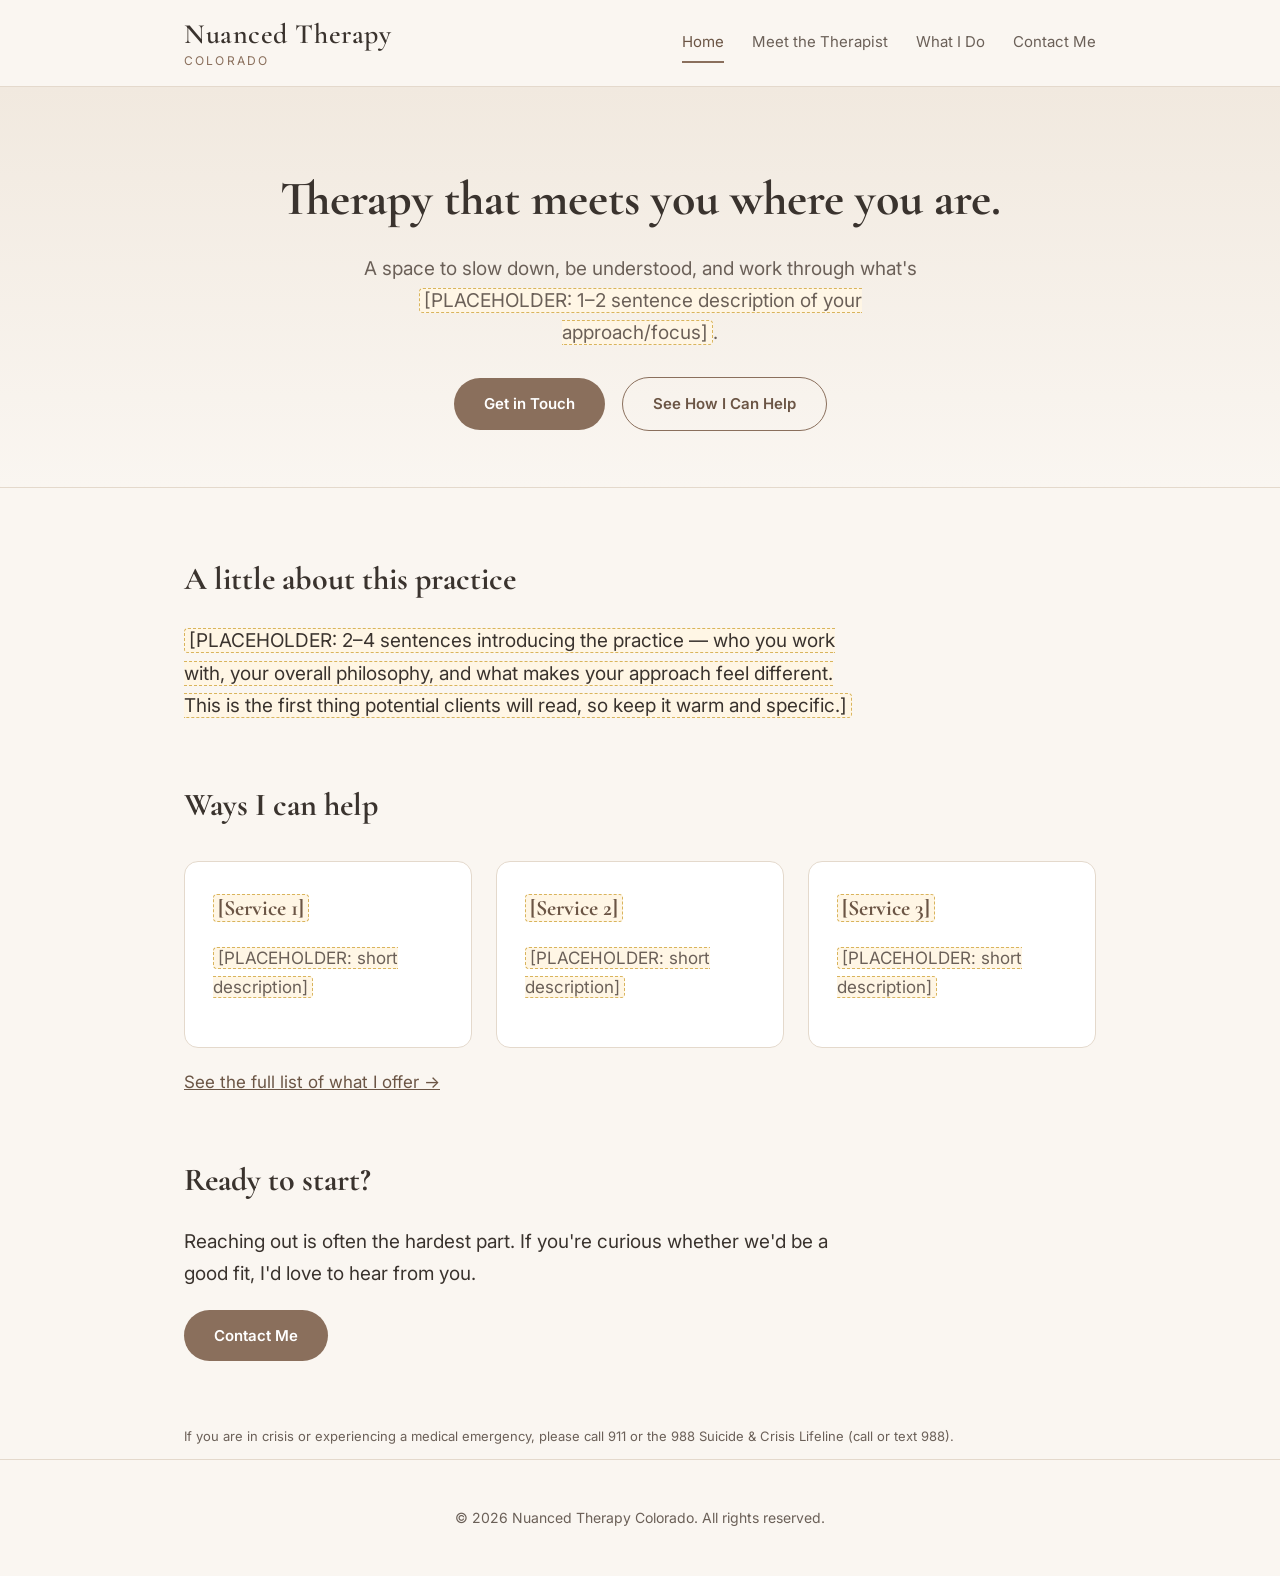
<file: index.html>
<!DOCTYPE html>
<html lang="en">
<head>
<meta charset="UTF-8">
<meta name="viewport" content="width=device-width, initial-scale=1.0">
<title>Nuanced Therapy Colorado | Individual Therapy</title>
<meta name="description" content="Nuanced Therapy Colorado offers individual therapy focused on meeting each person's unique story with care and clarity.">
<link rel="preconnect" href="https://fonts.googleapis.com">
<link rel="preconnect" href="https://fonts.gstatic.com" crossorigin>
<link href="https://fonts.googleapis.com/css2?family=Cormorant+Garamond:wght@500;600;700&family=Inter:wght@400;500;600&display=swap" rel="stylesheet">
<link rel="stylesheet" href="assets/styles.css">
</head>
<body>

<header class="site-header">
  <div class="wrap">
    <a href="index.html" class="brand">
      <span class="brand-name">Nuanced Therapy</span>
      <span class="brand-sub">Colorado</span>
    </a>
    <nav class="site-nav">
      <a href="index.html" aria-current="page">Home</a>
      <a href="meet-the-therapist.html">Meet the Therapist</a>
      <a href="what-i-do.html">What I Do</a>
      <a href="contact.html">Contact Me</a>
    </nav>
  </div>
</header>

<section class="hero">
  <div class="wrap">
    <h1>Therapy that meets you where you are.</h1>
    <p class="tagline">
      A space to slow down, be understood, and work through what's <span class="placeholder">[PLACEHOLDER: 1–2 sentence description of your approach/focus]</span>.
    </p>
    <a href="contact.html" class="btn btn-primary">Get in Touch</a>
    <a href="what-i-do.html" class="btn btn-secondary" style="margin-left:12px;">See How I Can Help</a>
  </div>
</section>

<main>
  <div class="wrap">
    <section>
      <h2>A little about this practice</h2>
      <p class="lede">
        <span class="placeholder">[PLACEHOLDER: 2–4 sentences introducing the practice — who you work with, your overall philosophy, and what makes your approach feel different. This is the first thing potential clients will read, so keep it warm and specific.]</span>
      </p>
    </section>

    <section>
      <h2>Ways I can help</h2>
      <div class="grid">
        <div class="card">
          <h3><span class="placeholder">[Service 1]</span></h3>
          <p><span class="placeholder">[PLACEHOLDER: short description]</span></p>
        </div>
        <div class="card">
          <h3><span class="placeholder">[Service 2]</span></h3>
          <p><span class="placeholder">[PLACEHOLDER: short description]</span></p>
        </div>
        <div class="card">
          <h3><span class="placeholder">[Service 3]</span></h3>
          <p><span class="placeholder">[PLACEHOLDER: short description]</span></p>
        </div>
      </div>
      <p style="margin-top:20px;"><a href="what-i-do.html">See the full list of what I offer &rarr;</a></p>
    </section>

    <section>
      <h2>Ready to start?</h2>
      <p class="lede">Reaching out is often the hardest part. If you're curious whether we'd be a good fit, I'd love to hear from you.</p>
      <a href="contact.html" class="btn btn-primary">Contact Me</a>
    </section>
  </div>
</main>

<p class="crisis-note">
  If you are in crisis or experiencing a medical emergency, please call 911 or the 988 Suicide &amp; Crisis Lifeline (call or text 988).
</p>

<footer class="site-footer">
  <div class="wrap">
    <p>&copy; <span id="year"></span> Nuanced Therapy Colorado. All rights reserved.</p>
  </div>
</footer>

<script>document.getElementById('year').textContent = new Date().getFullYear();</script>
</body>
</html>
</file>
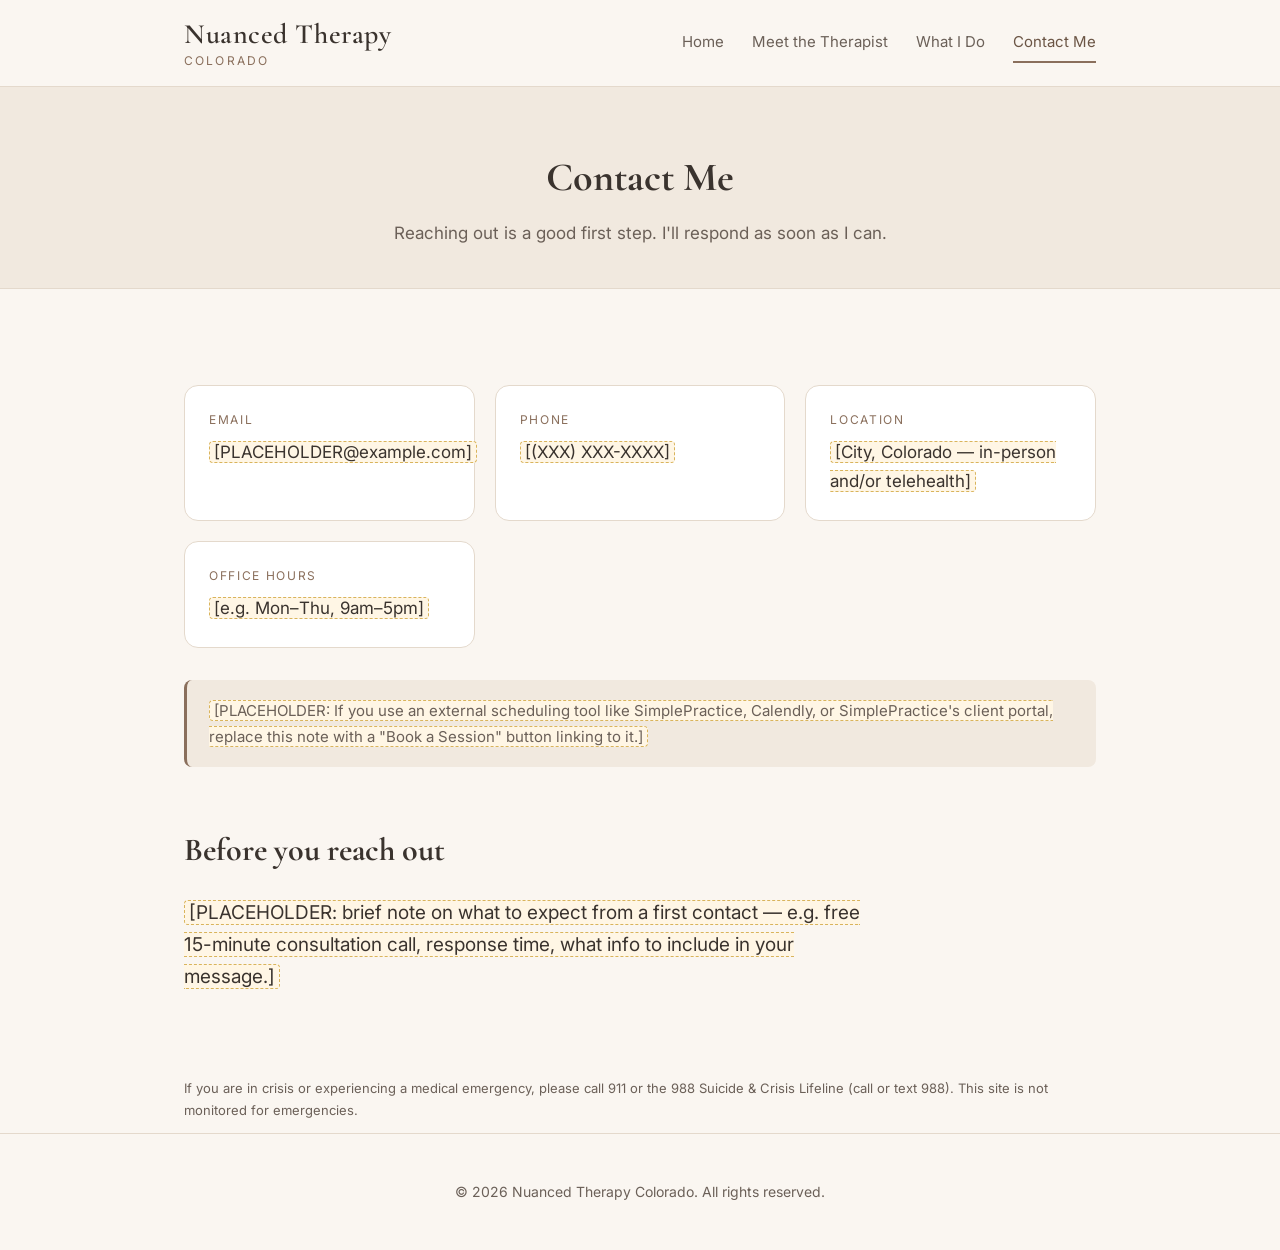
<file: contact.html>
<!DOCTYPE html>
<html lang="en">
<head>
<meta charset="UTF-8">
<meta name="viewport" content="width=device-width, initial-scale=1.0">
<title>Contact Me | Nuanced Therapy Colorado</title>
<meta name="description" content="Get in touch with Nuanced Therapy Colorado.">
<link rel="preconnect" href="https://fonts.googleapis.com">
<link rel="preconnect" href="https://fonts.gstatic.com" crossorigin>
<link href="https://fonts.googleapis.com/css2?family=Cormorant+Garamond:wght@500;600;700&family=Inter:wght@400;500;600&display=swap" rel="stylesheet">
<link rel="stylesheet" href="assets/styles.css">
</head>
<body>

<header class="site-header">
  <div class="wrap">
    <a href="index.html" class="brand">
      <span class="brand-name">Nuanced Therapy</span>
      <span class="brand-sub">Colorado</span>
    </a>
    <nav class="site-nav">
      <a href="index.html">Home</a>
      <a href="meet-the-therapist.html">Meet the Therapist</a>
      <a href="what-i-do.html">What I Do</a>
      <a href="contact.html" aria-current="page">Contact Me</a>
    </nav>
  </div>
</header>

<section class="page-hero">
  <div class="wrap">
    <h1>Contact Me</h1>
    <p>Reaching out is a good first step. I'll respond as soon as I can.</p>
  </div>
</section>

<main>
  <div class="wrap">
    <section>
      <div class="contact-methods">
        <div class="contact-method">
          <span class="label">Email</span>
          <a href="mailto:PLACEHOLDER@example.com" class="placeholder">[PLACEHOLDER@example.com]</a>
        </div>
        <div class="contact-method">
          <span class="label">Phone</span>
          <a href="tel:+10000000000" class="placeholder">[(XXX) XXX-XXXX]</a>
        </div>
        <div class="contact-method">
          <span class="label">Location</span>
          <span class="placeholder">[City, Colorado — in-person and/or telehealth]</span>
        </div>
        <div class="contact-method">
          <span class="label">Office hours</span>
          <span class="placeholder">[e.g. Mon–Thu, 9am–5pm]</span>
        </div>
      </div>

      <div class="note-box">
        <span class="placeholder">[PLACEHOLDER: If you use an external scheduling tool like SimplePractice, Calendly, or SimplePractice's client portal, replace this note with a "Book a Session" button linking to it.]</span>
      </div>
    </section>

    <section>
      <h2>Before you reach out</h2>
      <p class="lede">
        <span class="placeholder">[PLACEHOLDER: brief note on what to expect from a first contact — e.g. free 15-minute consultation call, response time, what info to include in your message.]</span>
      </p>
    </section>
  </div>
</main>

<p class="crisis-note">
  If you are in crisis or experiencing a medical emergency, please call 911 or the 988 Suicide &amp; Crisis Lifeline (call or text 988). This site is not monitored for emergencies.
</p>

<footer class="site-footer">
  <div class="wrap">
    <p>&copy; <span id="year"></span> Nuanced Therapy Colorado. All rights reserved.</p>
  </div>
</footer>

<script>document.getElementById('year').textContent = new Date().getFullYear();</script>
</body>
</html>
</file>
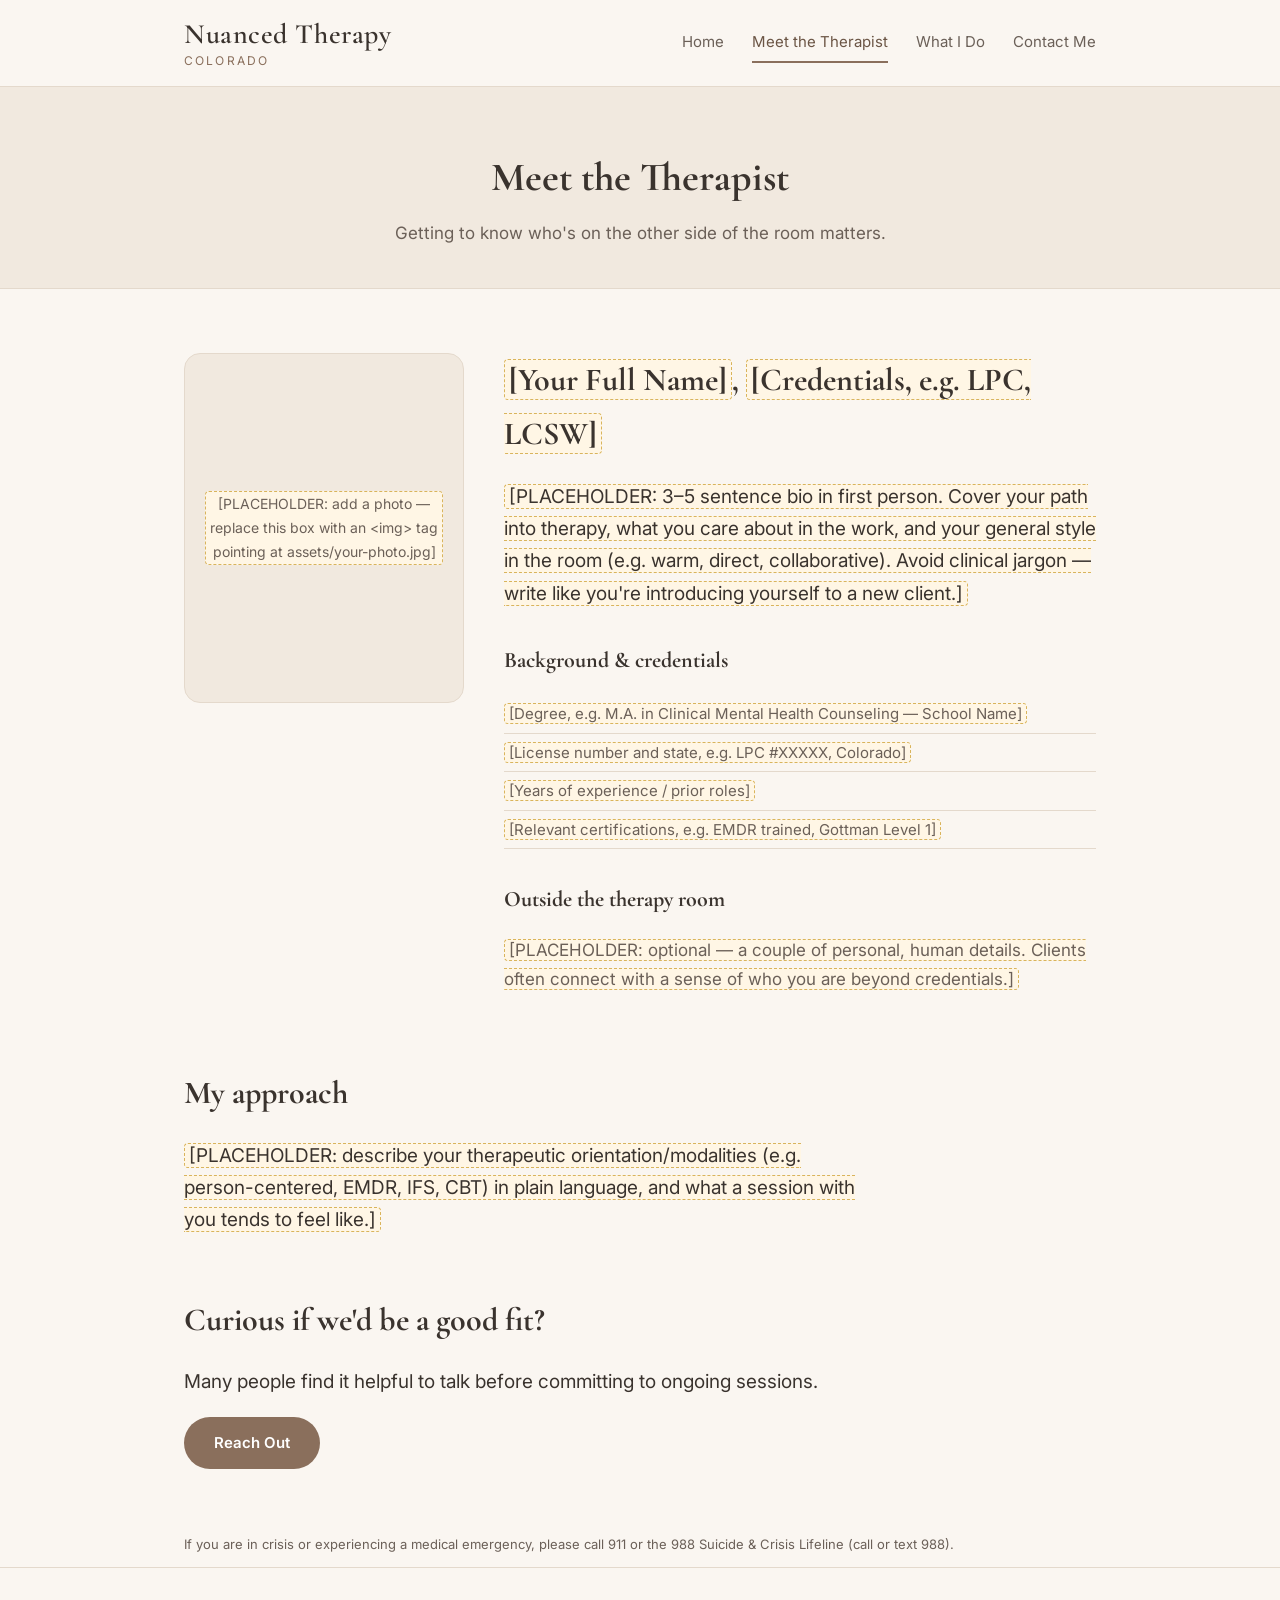
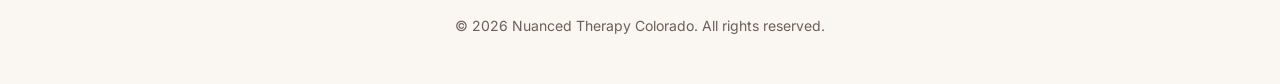
<file: meet-the-therapist.html>
<!DOCTYPE html>
<html lang="en">
<head>
<meta charset="UTF-8">
<meta name="viewport" content="width=device-width, initial-scale=1.0">
<title>Meet the Therapist | Nuanced Therapy Colorado</title>
<meta name="description" content="Meet the therapist behind Nuanced Therapy Colorado.">
<link rel="preconnect" href="https://fonts.googleapis.com">
<link rel="preconnect" href="https://fonts.gstatic.com" crossorigin>
<link href="https://fonts.googleapis.com/css2?family=Cormorant+Garamond:wght@500;600;700&family=Inter:wght@400;500;600&display=swap" rel="stylesheet">
<link rel="stylesheet" href="assets/styles.css">
</head>
<body>

<header class="site-header">
  <div class="wrap">
    <a href="index.html" class="brand">
      <span class="brand-name">Nuanced Therapy</span>
      <span class="brand-sub">Colorado</span>
    </a>
    <nav class="site-nav">
      <a href="index.html">Home</a>
      <a href="meet-the-therapist.html" aria-current="page">Meet the Therapist</a>
      <a href="what-i-do.html">What I Do</a>
      <a href="contact.html">Contact Me</a>
    </nav>
  </div>
</header>

<section class="page-hero">
  <div class="wrap">
    <h1>Meet the Therapist</h1>
    <p>Getting to know who's on the other side of the room matters.</p>
  </div>
</section>

<main>
  <div class="wrap">
    <section class="split">
      <div class="portrait">
        <span class="placeholder">[PLACEHOLDER: add a photo — replace this box with an &lt;img&gt; tag pointing at assets/your-photo.jpg]</span>
      </div>
      <div>
        <h2><span class="placeholder">[Your Full Name]</span>, <span class="placeholder">[Credentials, e.g. LPC, LCSW]</span></h2>
        <p class="lede">
          <span class="placeholder">[PLACEHOLDER: 3–5 sentence bio in first person. Cover your path into therapy, what you care about in the work, and your general style in the room (e.g. warm, direct, collaborative). Avoid clinical jargon — write like you're introducing yourself to a new client.]</span>
        </p>

        <h3 style="margin-top:32px;">Background &amp; credentials</h3>
        <ul class="credentials">
          <li><span class="placeholder">[Degree, e.g. M.A. in Clinical Mental Health Counseling — School Name]</span></li>
          <li><span class="placeholder">[License number and state, e.g. LPC #XXXXX, Colorado]</span></li>
          <li><span class="placeholder">[Years of experience / prior roles]</span></li>
          <li><span class="placeholder">[Relevant certifications, e.g. EMDR trained, Gottman Level 1]</span></li>
        </ul>

        <h3 style="margin-top:32px;">Outside the therapy room</h3>
        <p><span class="placeholder">[PLACEHOLDER: optional — a couple of personal, human details. Clients often connect with a sense of who you are beyond credentials.]</span></p>
      </div>
    </section>

    <section>
      <h2>My approach</h2>
      <p class="lede">
        <span class="placeholder">[PLACEHOLDER: describe your therapeutic orientation/modalities (e.g. person-centered, EMDR, IFS, CBT) in plain language, and what a session with you tends to feel like.]</span>
      </p>
    </section>

    <section>
      <h2>Curious if we'd be a good fit?</h2>
      <p class="lede">Many people find it helpful to talk before committing to ongoing sessions.</p>
      <a href="contact.html" class="btn btn-primary">Reach Out</a>
    </section>
  </div>
</main>

<p class="crisis-note">
  If you are in crisis or experiencing a medical emergency, please call 911 or the 988 Suicide &amp; Crisis Lifeline (call or text 988).
</p>

<footer class="site-footer">
  <div class="wrap">
    <p>&copy; <span id="year"></span> Nuanced Therapy Colorado. All rights reserved.</p>
  </div>
</footer>

<script>document.getElementById('year').textContent = new Date().getFullYear();</script>
</body>
</html>
</file>
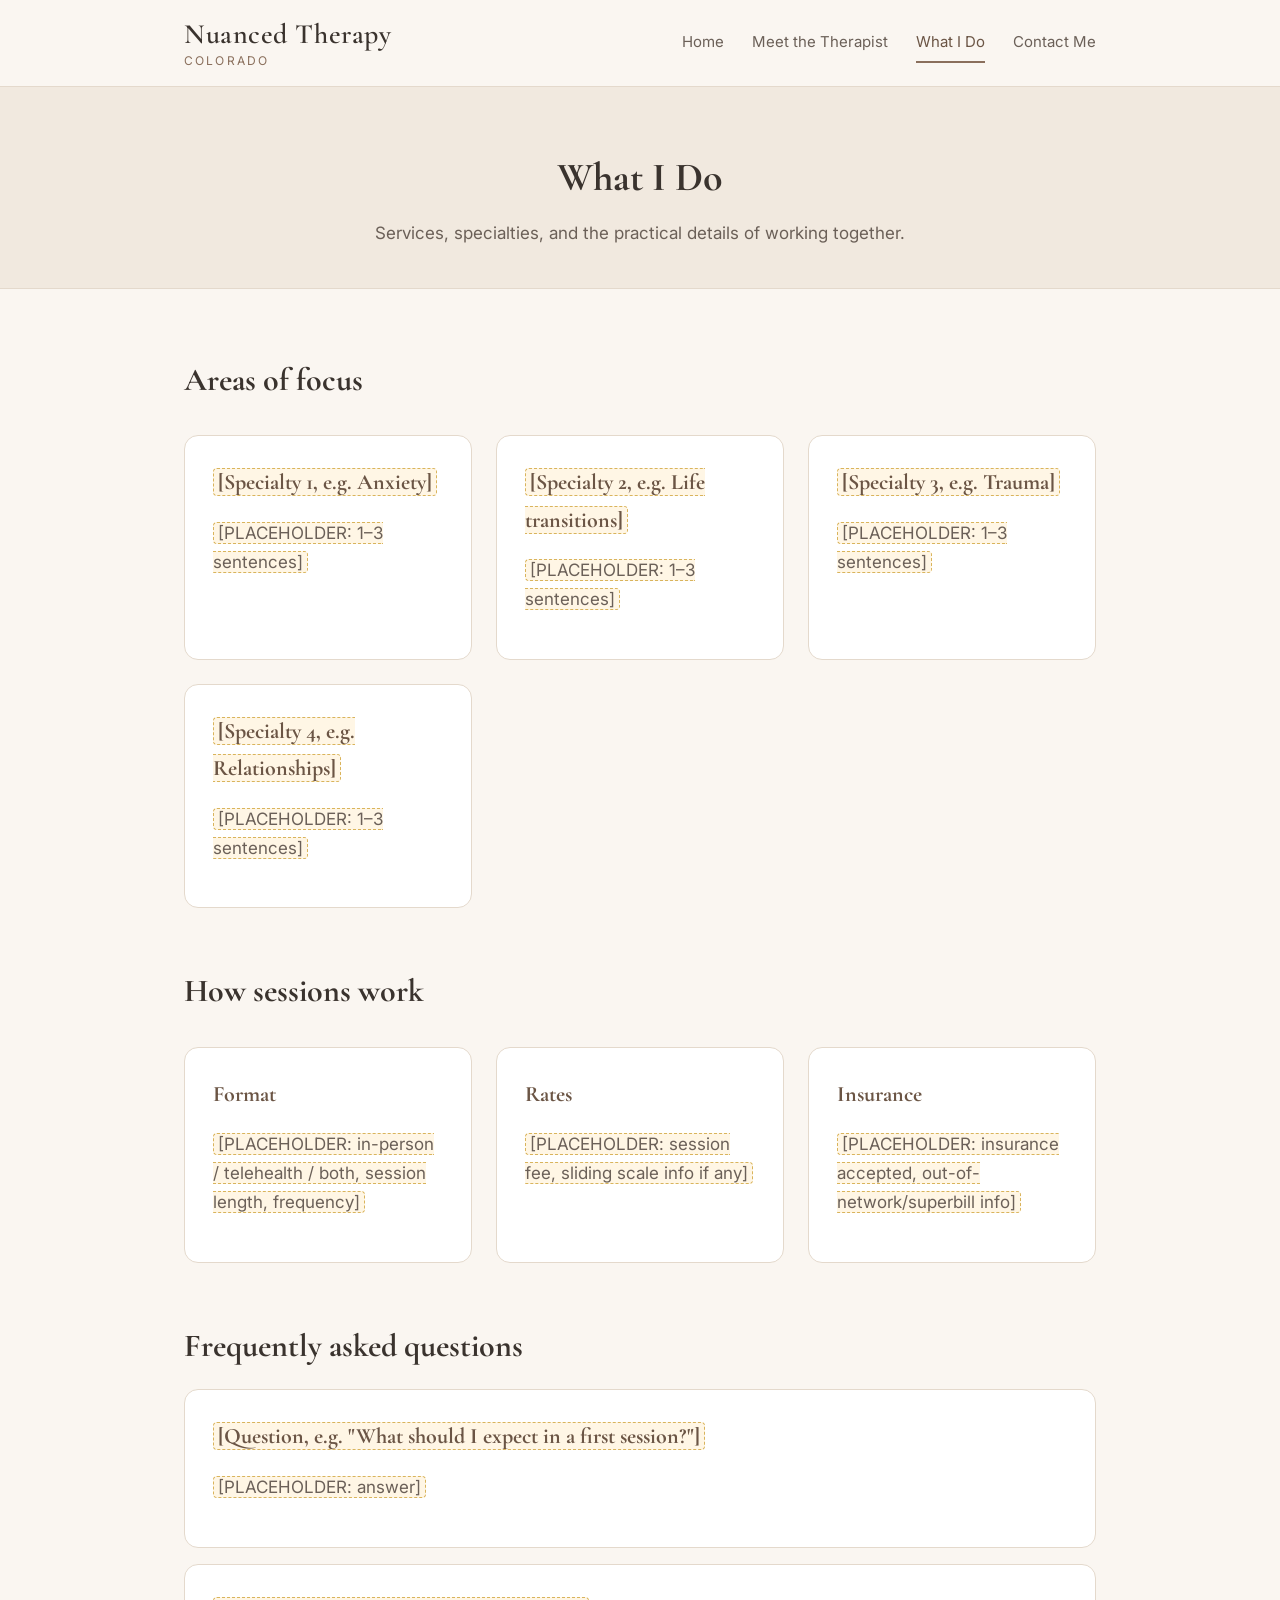
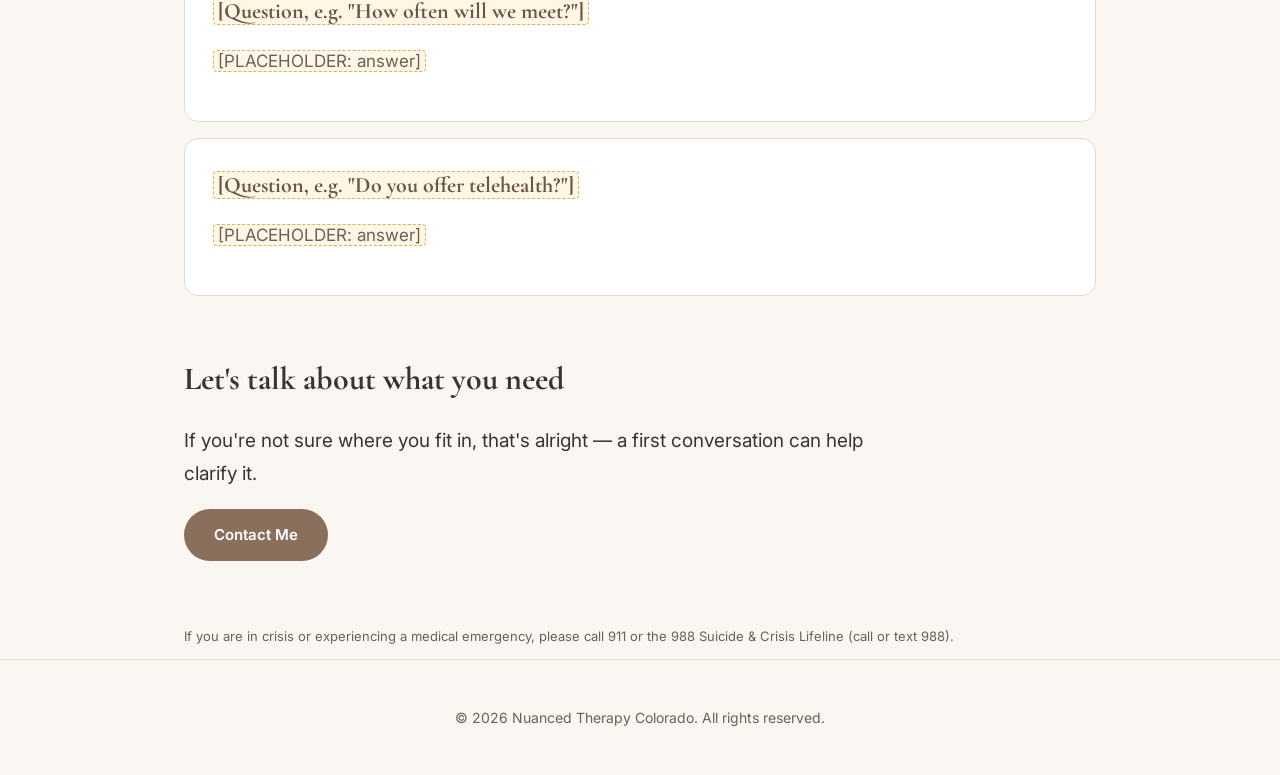
<file: what-i-do.html>
<!DOCTYPE html>
<html lang="en">
<head>
<meta charset="UTF-8">
<meta name="viewport" content="width=device-width, initial-scale=1.0">
<title>What I Do | Nuanced Therapy Colorado</title>
<meta name="description" content="Services and approach offered by Nuanced Therapy Colorado.">
<link rel="preconnect" href="https://fonts.googleapis.com">
<link rel="preconnect" href="https://fonts.gstatic.com" crossorigin>
<link href="https://fonts.googleapis.com/css2?family=Cormorant+Garamond:wght@500;600;700&family=Inter:wght@400;500;600&display=swap" rel="stylesheet">
<link rel="stylesheet" href="assets/styles.css">
</head>
<body>

<header class="site-header">
  <div class="wrap">
    <a href="index.html" class="brand">
      <span class="brand-name">Nuanced Therapy</span>
      <span class="brand-sub">Colorado</span>
    </a>
    <nav class="site-nav">
      <a href="index.html">Home</a>
      <a href="meet-the-therapist.html">Meet the Therapist</a>
      <a href="what-i-do.html" aria-current="page">What I Do</a>
      <a href="contact.html">Contact Me</a>
    </nav>
  </div>
</header>

<section class="page-hero">
  <div class="wrap">
    <h1>What I Do</h1>
    <p>Services, specialties, and the practical details of working together.</p>
  </div>
</section>

<main>
  <div class="wrap">
    <section>
      <h2>Areas of focus</h2>
      <div class="grid">
        <div class="card">
          <h3><span class="placeholder">[Specialty 1, e.g. Anxiety]</span></h3>
          <p><span class="placeholder">[PLACEHOLDER: 1–3 sentences]</span></p>
        </div>
        <div class="card">
          <h3><span class="placeholder">[Specialty 2, e.g. Life transitions]</span></h3>
          <p><span class="placeholder">[PLACEHOLDER: 1–3 sentences]</span></p>
        </div>
        <div class="card">
          <h3><span class="placeholder">[Specialty 3, e.g. Trauma]</span></h3>
          <p><span class="placeholder">[PLACEHOLDER: 1–3 sentences]</span></p>
        </div>
        <div class="card">
          <h3><span class="placeholder">[Specialty 4, e.g. Relationships]</span></h3>
          <p><span class="placeholder">[PLACEHOLDER: 1–3 sentences]</span></p>
        </div>
      </div>
    </section>

    <section>
      <h2>How sessions work</h2>
      <div class="grid">
        <div class="card">
          <h3>Format</h3>
          <p><span class="placeholder">[PLACEHOLDER: in-person / telehealth / both, session length, frequency]</span></p>
        </div>
        <div class="card">
          <h3>Rates</h3>
          <p><span class="placeholder">[PLACEHOLDER: session fee, sliding scale info if any]</span></p>
        </div>
        <div class="card">
          <h3>Insurance</h3>
          <p><span class="placeholder">[PLACEHOLDER: insurance accepted, out-of-network/superbill info]</span></p>
        </div>
      </div>
    </section>

    <section>
      <h2>Frequently asked questions</h2>
      <div class="card" style="margin-bottom:16px;">
        <h3><span class="placeholder">[Question, e.g. "What should I expect in a first session?"]</span></h3>
        <p><span class="placeholder">[PLACEHOLDER: answer]</span></p>
      </div>
      <div class="card" style="margin-bottom:16px;">
        <h3><span class="placeholder">[Question, e.g. "How often will we meet?"]</span></h3>
        <p><span class="placeholder">[PLACEHOLDER: answer]</span></p>
      </div>
      <div class="card">
        <h3><span class="placeholder">[Question, e.g. "Do you offer telehealth?"]</span></h3>
        <p><span class="placeholder">[PLACEHOLDER: answer]</span></p>
      </div>
    </section>

    <section>
      <h2>Let's talk about what you need</h2>
      <p class="lede">If you're not sure where you fit in, that's alright — a first conversation can help clarify it.</p>
      <a href="contact.html" class="btn btn-primary">Contact Me</a>
    </section>
  </div>
</main>

<p class="crisis-note">
  If you are in crisis or experiencing a medical emergency, please call 911 or the 988 Suicide &amp; Crisis Lifeline (call or text 988).
</p>

<footer class="site-footer">
  <div class="wrap">
    <p>&copy; <span id="year"></span> Nuanced Therapy Colorado. All rights reserved.</p>
  </div>
</footer>

<script>document.getElementById('year').textContent = new Date().getFullYear();</script>
</body>
</html>
</file>
<file: assets/styles.css>
/* Nuanced Therapy Colorado — shared styles */

:root {
  --color-bg: #faf6f1;
  --color-bg-alt: #f1e9df;
  --color-surface: #ffffff;
  --color-text: #3a332e;
  --color-text-soft: #6b6058;
  --color-accent: #8a6f5c;
  --color-accent-dark: #6b5545;
  --color-border: #e4d9cc;
  --font-heading: "Cormorant Garamond", Georgia, "Times New Roman", serif;
  --font-body: "Inter", -apple-system, BlinkMacSystemFont, "Segoe UI", sans-serif;
  --max-width: 960px;
}

* {
  box-sizing: border-box;
}

html {
  scroll-behavior: smooth;
}

body {
  margin: 0;
  background: var(--color-bg);
  color: var(--color-text);
  font-family: var(--font-body);
  font-size: 17px;
  line-height: 1.7;
  -webkit-font-smoothing: antialiased;
}

img {
  max-width: 100%;
  display: block;
}

a {
  color: var(--color-accent-dark);
}

.wrap {
  max-width: var(--max-width);
  margin: 0 auto;
  padding: 0 24px;
}

/* Header / nav */

.site-header {
  background: var(--color-bg);
  border-bottom: 1px solid var(--color-border);
  position: sticky;
  top: 0;
  z-index: 10;
}

.site-header .wrap {
  display: flex;
  align-items: center;
  justify-content: space-between;
  padding-top: 18px;
  padding-bottom: 18px;
  flex-wrap: wrap;
  gap: 12px;
}

.brand {
  display: flex;
  flex-direction: column;
  line-height: 1.2;
  text-decoration: none;
}

.brand-name {
  font-family: var(--font-heading);
  font-size: 28px;
  font-weight: 600;
  color: var(--color-text);
  letter-spacing: 0.02em;
}

.brand-sub {
  font-size: 12px;
  letter-spacing: 0.18em;
  text-transform: uppercase;
  color: var(--color-accent);
  margin-top: 2px;
}

.site-nav {
  display: flex;
  gap: 28px;
  flex-wrap: wrap;
}

.site-nav a {
  text-decoration: none;
  color: var(--color-text-soft);
  font-size: 15px;
  padding: 6px 0;
  border-bottom: 2px solid transparent;
  transition: color 0.15s ease, border-color 0.15s ease;
}

.site-nav a:hover,
.site-nav a[aria-current="page"] {
  color: var(--color-accent-dark);
  border-bottom-color: var(--color-accent);
}

/* Hero */

.hero {
  padding: 72px 0 56px;
  text-align: center;
  background: linear-gradient(180deg, var(--color-bg-alt) 0%, var(--color-bg) 100%);
  border-bottom: 1px solid var(--color-border);
}

.hero h1 {
  font-family: var(--font-heading);
  font-size: 48px;
  margin: 0 0 12px;
  color: var(--color-text);
}

.hero .tagline {
  font-size: 19px;
  color: var(--color-text-soft);
  max-width: 560px;
  margin: 0 auto 28px;
}

.page-hero {
  padding: 56px 0 40px;
  text-align: center;
  background: var(--color-bg-alt);
  border-bottom: 1px solid var(--color-border);
}

.page-hero h1 {
  font-family: var(--font-heading);
  font-size: 40px;
  margin: 0 0 8px;
}

.page-hero p {
  color: var(--color-text-soft);
  max-width: 560px;
  margin: 0 auto;
}

/* Buttons */

.btn {
  display: inline-block;
  padding: 13px 30px;
  border-radius: 999px;
  text-decoration: none;
  font-size: 15px;
  font-weight: 600;
  transition: transform 0.15s ease, box-shadow 0.15s ease;
}

.btn-primary {
  background: var(--color-accent);
  color: #fff;
}

.btn-primary:hover {
  background: var(--color-accent-dark);
  transform: translateY(-1px);
}

.btn-secondary {
  background: transparent;
  color: var(--color-accent-dark);
  border: 1.5px solid var(--color-accent);
}

.btn-secondary:hover {
  background: var(--color-bg-alt);
}

/* Sections */

main {
  padding: 64px 0;
}

section + section {
  margin-top: 56px;
}

h2 {
  font-family: var(--font-heading);
  font-size: 32px;
  margin: 0 0 16px;
  color: var(--color-text);
}

h3 {
  font-family: var(--font-heading);
  font-size: 22px;
  margin: 0 0 10px;
}

p {
  color: var(--color-text-soft);
}

.lede {
  font-size: 19px;
  color: var(--color-text);
  max-width: 680px;
}

/* Cards / grid */

.grid {
  display: grid;
  grid-template-columns: repeat(auto-fit, minmax(240px, 1fr));
  gap: 24px;
  margin-top: 28px;
}

.card {
  background: var(--color-surface);
  border: 1px solid var(--color-border);
  border-radius: 14px;
  padding: 28px;
}

.card h3 {
  color: var(--color-accent-dark);
}

/* Two-column layout (therapist photo + bio) */

.split {
  display: grid;
  grid-template-columns: 280px 1fr;
  gap: 40px;
  align-items: start;
}

@media (max-width: 640px) {
  .split {
    grid-template-columns: 1fr;
  }
}

.portrait {
  width: 100%;
  aspect-ratio: 4 / 5;
  border-radius: 16px;
  background: var(--color-bg-alt);
  border: 1px solid var(--color-border);
  display: flex;
  align-items: center;
  justify-content: center;
  color: var(--color-text-soft);
  font-size: 14px;
  text-align: center;
  padding: 20px;
}

.credentials {
  list-style: none;
  padding: 0;
  margin: 16px 0 0;
}

.credentials li {
  padding: 6px 0;
  border-bottom: 1px solid var(--color-border);
  color: var(--color-text-soft);
  font-size: 15px;
}

/* Contact */

.contact-methods {
  display: grid;
  grid-template-columns: repeat(auto-fit, minmax(220px, 1fr));
  gap: 20px;
  margin-top: 32px;
}

.contact-method {
  background: var(--color-surface);
  border: 1px solid var(--color-border);
  border-radius: 14px;
  padding: 24px;
}

.contact-method .label {
  font-size: 12px;
  letter-spacing: 0.14em;
  text-transform: uppercase;
  color: var(--color-accent);
  margin-bottom: 8px;
  display: block;
}

.contact-method a {
  font-size: 17px;
  text-decoration: none;
  color: var(--color-text);
}

.contact-method a:hover {
  color: var(--color-accent-dark);
}

.note-box {
  background: var(--color-bg-alt);
  border-left: 3px solid var(--color-accent);
  border-radius: 8px;
  padding: 18px 22px;
  margin-top: 32px;
  font-size: 15px;
  color: var(--color-text-soft);
}

/* Placeholder marker */

.placeholder {
  background: #fff6e5;
  border: 1px dashed #d9b45c;
  border-radius: 4px;
  padding: 0 4px;
}

/* Footer */

.site-footer {
  border-top: 1px solid var(--color-border);
  padding: 32px 0;
  text-align: center;
  color: var(--color-text-soft);
  font-size: 14px;
}

.site-footer a {
  color: var(--color-text-soft);
}

.crisis-note {
  max-width: var(--max-width);
  margin: 0 auto 12px;
  padding: 0 24px;
  font-size: 13px;
  color: var(--color-text-soft);
}
</file>
